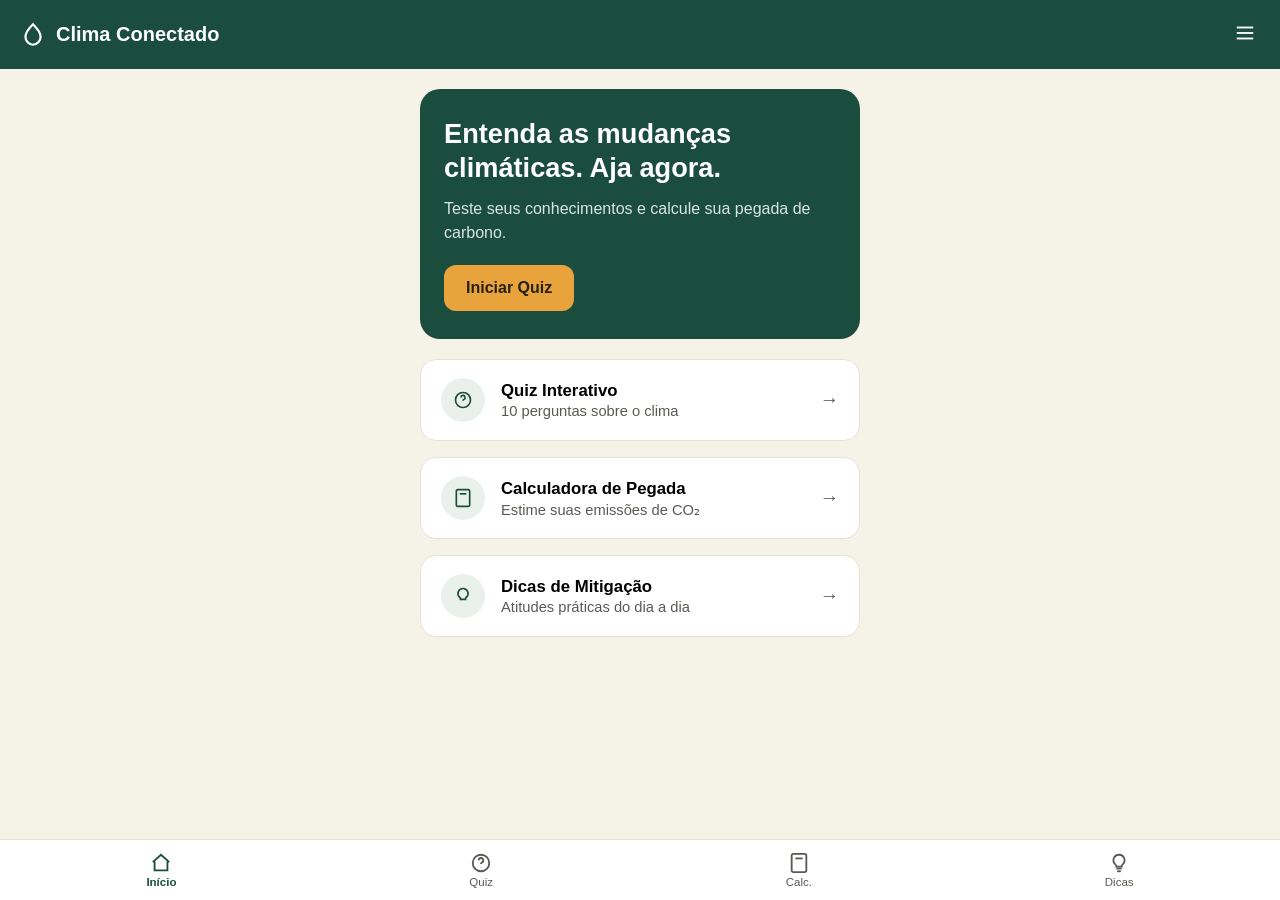
<file: frontend/index.html>
<!DOCTYPE html>
<html lang="pt-BR">
<head>
  <meta charset="UTF-8" />
  <meta name="viewport" content="width=device-width, initial-scale=1.0" />
  <title>Clima Conectado</title>
  <link rel="stylesheet" href="css/style.css" />
</head>
<body>

  <header class="topbar">
    <div class="topbar-brand">
      <svg width="26" height="26" viewBox="0 0 24 24" fill="none" stroke="currentColor" stroke-width="2">
        <path d="M12 2C8 6 5 9.5 5 13.5C5 17.6 8.1 21 12 21C15.9 21 19 17.6 19 13.5C19 9.5 16 6 12 2Z"/>
      </svg>
      <span>Clima Conectado</span>
    </div>
    <button class="topbar-menu" id="menuBtn" aria-label="Abrir menu">
      <svg width="22" height="22" viewBox="0 0 24 24" fill="none" stroke="currentColor" stroke-width="2">
        <line x1="3" y1="6" x2="21" y2="6"/><line x1="3" y1="12" x2="21" y2="12"/><line x1="3" y1="18" x2="21" y2="18"/>
      </svg>
    </button>
  </header>

  <main id="app"></main>

  <nav class="bottomnav">
    <button class="nav-item active" data-view="home">
      <svg viewBox="0 0 24 24" fill="none" stroke="currentColor" stroke-width="2"><path d="M3 11L12 3l9 8"/><path d="M5 10v10h14V10"/></svg>
      <span>Início</span>
    </button>
    <button class="nav-item" data-view="quiz">
      <svg viewBox="0 0 24 24" fill="none" stroke="currentColor" stroke-width="2"><circle cx="12" cy="12" r="9"/><path d="M9.5 9a2.5 2.5 0 1 1 3.5 2.3c-.9.4-1 1-1 1.7"/><line x1="12" y1="17" x2="12" y2="17.1"/></svg>
      <span>Quiz</span>
    </button>
    <button class="nav-item" data-view="calc">
      <svg viewBox="0 0 24 24" fill="none" stroke="currentColor" stroke-width="2"><rect x="4" y="2" width="16" height="20" rx="2"/><line x1="8" y1="7" x2="16" y2="7"/><line x1="8" y1="12" x2="8" y2="12"/><line x1="12" y1="12" x2="12" y2="12"/><line x1="16" y1="12" x2="16" y2="12"/><line x1="8" y1="16" x2="8" y2="16"/><line x1="12" y1="16" x2="12" y2="16"/><line x1="16" y1="16" x2="16" y2="16"/></svg>
      <span>Calc.</span>
    </button>
    <button class="nav-item" data-view="dicas">
      <svg viewBox="0 0 24 24" fill="none" stroke="currentColor" stroke-width="2"><path d="M9 18h6"/><path d="M10 21h4"/><path d="M12 3a6 6 0 0 0-4 10.5c.6.5 1 1.3 1 2.1V16h6v-.4c0-.8.4-1.6 1-2.1A6 6 0 0 0 12 3Z"/></svg>
      <span>Dicas</span>
    </button>
  </nav>

  <script src="js/app.js"></script>
</body>
</html>
</file>
<file: frontend/css/style.css>
:root {
  --green-900: #163829;
  --green-800: #1b4d3e;
  --green-700: #235a48;
  --cream: #f5f2e7;
  --card: #ffffff;
  --card-border: #e7e2d3;
  --ink: #1c1c1a;
  --ink-soft: #5a5a54;
  --orange: #e8a33d;
  --orange-dark: #d4922e;
  --radius: 16px;
}

* { box-sizing: border-box; }

html, body {
  margin: 0;
  padding: 0;
  background: var(--cream);
  color: var(--ink);
  font-family: -apple-system, "Segoe UI", Roboto, Helvetica, Arial, sans-serif;
}

body {
  min-height: 100vh;
  padding-bottom: 76px;
}

/* Topbar */
.topbar {
  background: var(--green-800);
  color: #fff;
  display: flex;
  align-items: center;
  justify-content: space-between;
  padding: 18px 20px;
}
.topbar-brand {
  display: flex;
  align-items: center;
  gap: 10px;
  font-size: 1.25rem;
  font-weight: 700;
}
.topbar-menu {
  background: none;
  border: none;
  color: #fff;
  cursor: pointer;
  padding: 4px;
}

/* Main */
#app {
  max-width: 480px;
  margin: 0 auto;
  padding: 20px 20px 8px;
}

/* Hero */
.hero {
  background: var(--green-800);
  color: #fff;
  border-radius: 20px;
  padding: 28px 24px;
  margin-bottom: 20px;
}
.hero h1 {
  font-size: 1.7rem;
  line-height: 1.25;
  margin: 0 0 12px;
}
.hero p {
  color: #d9e6df;
  margin: 0 0 20px;
  line-height: 1.5;
}
.btn-primary {
  background: var(--orange);
  color: #26200f;
  border: none;
  font-weight: 700;
  font-size: 1rem;
  padding: 14px 22px;
  border-radius: 12px;
  cursor: pointer;
}
.btn-primary:hover { background: var(--orange-dark); }

/* Feature cards */
.card {
  background: var(--card);
  border: 1px solid var(--card-border);
  border-radius: var(--radius);
  padding: 18px 20px;
  margin-bottom: 16px;
  display: flex;
  align-items: center;
  gap: 16px;
  cursor: pointer;
  text-align: left;
  width: 100%;
}
.card-icon {
  width: 44px;
  height: 44px;
  border-radius: 50%;
  background: #eaf1ec;
  color: var(--green-800);
  display: flex;
  align-items: center;
  justify-content: center;
  flex-shrink: 0;
}
.card-body { flex: 1; }
.card-body h3 { margin: 0 0 2px; font-size: 1.05rem; }
.card-body p { margin: 0; color: var(--ink-soft); font-size: 0.92rem; }
.card-arrow { color: var(--ink-soft); font-size: 1.2rem; }

/* Bottom nav */
.bottomnav {
  position: fixed;
  bottom: 0; left: 0; right: 0;
  background: #fff;
  border-top: 1px solid var(--card-border);
  display: flex;
  justify-content: space-around;
  padding: 8px 0 max(8px, env(safe-area-inset-bottom));
}
.nav-item {
  background: none;
  border: none;
  display: flex;
  flex-direction: column;
  align-items: center;
  gap: 2px;
  color: var(--ink-soft);
  font-size: 0.72rem;
  padding: 4px 10px;
  cursor: pointer;
}
.nav-item svg { width: 22px; height: 22px; }
.nav-item.active { color: var(--green-800); font-weight: 700; }

/* Section headings */
.section-title {
  font-size: 1.3rem;
  margin: 4px 0 16px;
}
.back-link {
  background: none;
  border: none;
  color: var(--green-800);
  font-weight: 600;
  cursor: pointer;
  padding: 0 0 14px;
  font-size: 0.95rem;
}

/* Quiz */
.quiz-progress {
  height: 6px;
  background: var(--card-border);
  border-radius: 4px;
  margin-bottom: 18px;
  overflow: hidden;
}
.quiz-progress-fill {
  height: 100%;
  background: var(--green-800);
  transition: width .25s ease;
}
.quiz-question {
  font-size: 1.1rem;
  font-weight: 700;
  margin-bottom: 16px;
}
.quiz-option {
  display: block;
  width: 100%;
  text-align: left;
  background: var(--card);
  border: 1px solid var(--card-border);
  border-radius: 12px;
  padding: 14px 16px;
  margin-bottom: 10px;
  cursor: pointer;
  font-size: 0.96rem;
}
.quiz-option.correct { border-color: var(--green-800); background: #eaf3ee; }
.quiz-option.wrong { border-color: #c0503f; background: #fbeae7; }
.quiz-option[disabled] { cursor: default; }

.quiz-result {
  text-align: center;
  padding: 20px 0;
}
.quiz-result .score {
  font-size: 2.4rem;
  font-weight: 800;
  color: var(--green-800);
}

/* Calculator */
.field { margin-bottom: 18px; }
.field label {
  display: block;
  font-weight: 600;
  margin-bottom: 8px;
  font-size: 0.94rem;
}
.field input[type="number"], .field select {
  width: 100%;
  padding: 12px 14px;
  border: 1px solid var(--card-border);
  border-radius: 10px;
  font-size: 0.96rem;
  background: #fff;
}
.calc-result {
  background: var(--card);
  border: 1px solid var(--card-border);
  border-radius: var(--radius);
  padding: 20px;
  margin-top: 20px;
  text-align: center;
}
.calc-result .kg {
  font-size: 2rem;
  font-weight: 800;
  color: var(--green-800);
}
.calc-result .level {
  display: inline-block;
  margin-top: 8px;
  padding: 4px 12px;
  border-radius: 999px;
  font-size: 0.85rem;
  font-weight: 700;
}
.level-baixo { background: #eaf3ee; color: var(--green-800); }
.level-medio { background: #fdf1de; color: var(--orange-dark); }
.level-alto { background: #fbeae7; color: #c0503f; }

/* Tips */
.tip {
  background: var(--card);
  border: 1px solid var(--card-border);
  border-radius: var(--radius);
  padding: 16px 18px;
  margin-bottom: 12px;
}
.tip h4 { margin: 0 0 4px; font-size: 1rem; }
.tip p { margin: 0; color: var(--ink-soft); font-size: 0.92rem; }

.loading, .error {
  text-align: center;
  color: var(--ink-soft);
  padding: 30px 0;
}
</file>
